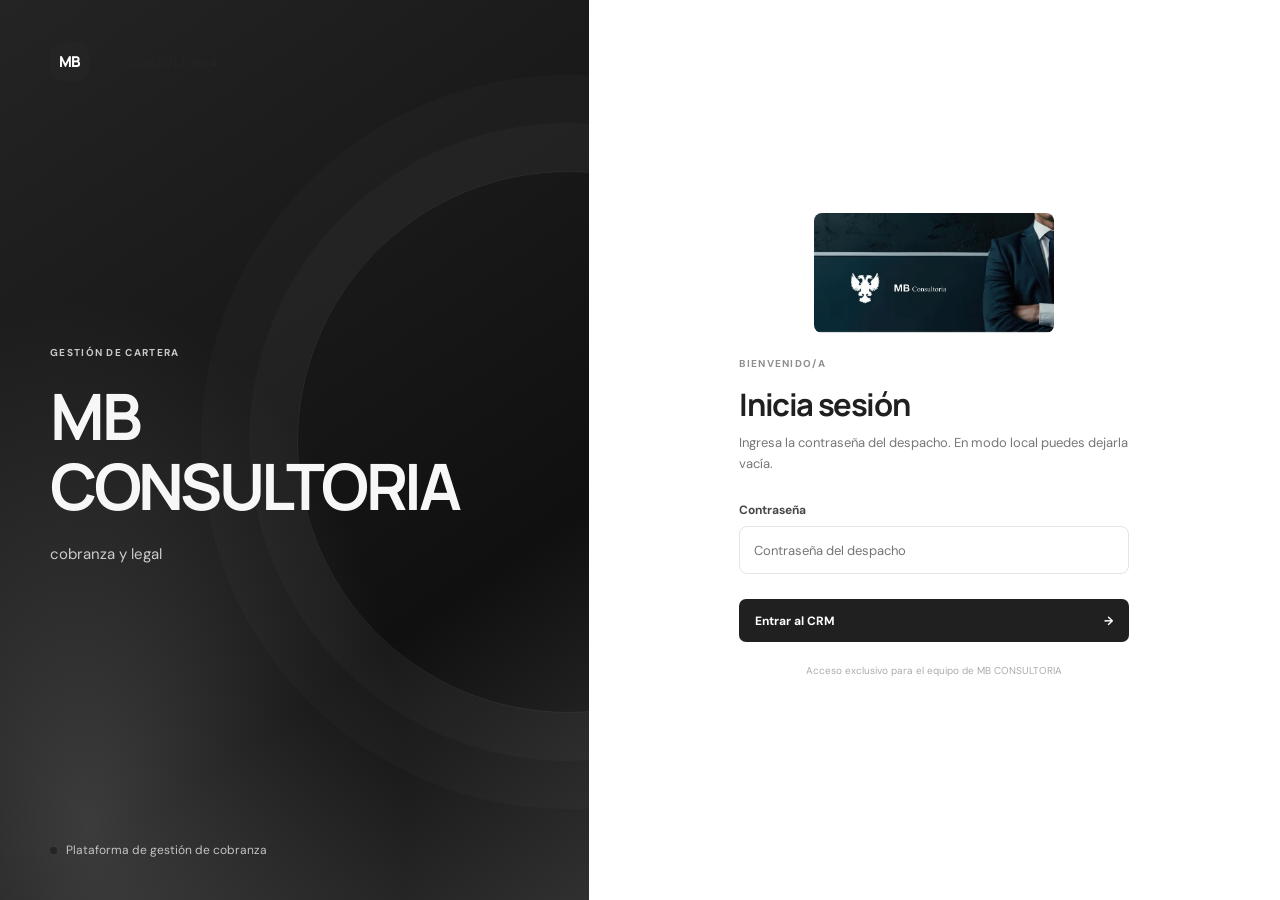
<file: frontend/index.html>
<!doctype html>
<html lang="es">
  <head>
    <meta charset="utf-8">
    <meta name="viewport" content="width=device-width, initial-scale=1">
    <meta name="theme-color" content="#f3f3f3">
    <title>
      MB CONSULTORIA | CRM de cobranza
    </title>
    <link rel="preconnect" href="https://fonts.googleapis.com">
    <link rel="preconnect" href="https://fonts.gstatic.com" crossorigin>
    <link href="https://fonts.googleapis.com/css2?family=DM+Sans:wght@400;500;600;700&family=Manrope:wght@400;500;600;700;800&display=swap" rel="stylesheet">
    <link rel="stylesheet" href="style.css">
  </head>
  <body>
    <main>
      <section id="login-screen" class="login-screen" aria-labelledby="login-title">
        <div class="login-brand">
          <a class="brand" href="#inicio" aria-label="MB Consultoria inicio">
            <span class="brand-mark">
              MB
            </span>
            <span class="brand-name">
              MB
              <b>
                CONSULTORIA
              </b>
            </span>
          </a>
          <div class="login-copy">
            <span class="eyebrow light">
              GESTIÓN DE CARTERA
            </span>
            <h1>
              MB CONSULTORIA
              <br>
            </h1>
            <p>
              cobranza y legal
            </p>
          </div>
          <div class="brand-foot">
            <span class="status-dot">
            </span>
            Plataforma de gestión de cobranza
          </div>
        </div>
        <div class="login-panel">
          <form id="login-form" class="login-card">
            <img
              class="login-logo"
              src="/adjuntos/mbconsultoria.jpeg"
              alt="MB Consultoria"
            >
            <div class="mobile-brand brand">
              <span class="brand-mark">
                MB
              </span>
              <span class="brand-name">
                MB
                <b>
                  CONSULTORIA
                </b>
              </span>
            </div>
            <span class="eyebrow">
              BIENVENIDO/A
            </span>
            <h2 id="login-title">
              Inicia sesión
            </h2>
            <p class="muted">
              Ingresa la contraseña del despacho. En modo local puedes dejarla vacía.
            </p>
            <label for="login-password">
              Contraseña
            </label>
            <input id="login-password" type="password" placeholder="Contraseña del despacho" autocomplete="current-password">
            <p id="login-status" class="login-status" role="status" aria-live="polite"></p>
            <button class="button button-primary login-button" type="submit">
              Entrar al CRM
              <span aria-hidden="true">
                →
              </span>
            </button>
            <p class="login-note">
              Acceso exclusivo para el equipo de MB CONSULTORIA
            </p>
          </form>
        </div>
      </section>
      <section id="inicio" class="workspace" aria-label="Vista previa del CRM" hidden>
        <aside class="sidebar">
          <div class="sidebar-heading">
            <a class="brand sidebar-brand" href="#inicio">
              <span class="brand-mark">
                MB
              </span>
              <span class="brand-name">
                MB
                <b>
                  CONSULTORIA
                </b>
              </span>
            </a>
            <button
              id="toggle-sidebar"
              class="sidebar-toggle"
              type="button"
              aria-label="Contraer menú lateral"
              aria-controls="sidebar-nav"
              aria-expanded="true"
            >
              <span aria-hidden="true">‹</span>
            </button>
          </div>
          <header class="topbar">
            <div class="breadcrumb">
              MB CONSULTORIA
              <span>
                /
              </span>
              <b id="breadcrumb-view">
                Inicio
              </b>
            </div>
            <div class="top-actions">
              <span class="session-duration" aria-live="off">
                Conectado <b id="session-duration">00:00:00</b>
              </span>
              <span class="today">
                Hoy
              </span>
              <button id="top-register-management" class="button button-primary top-register-management" type="button">
                Registrar llamada
              </button>
            </div>
          </header>
          <span class="nav-caption">
            MENÚ PRINCIPAL
          </span>
          <nav id="sidebar-nav" class="nav-menu" aria-label="Navegación principal">
            <button id="nav-home" class="nav-link active" type="button" data-view="home">
              <span class="nav-icon">
                ⌂
              </span>
              Inicio
            </button>
            <button id="nav-portfolio" class="nav-link" type="button" data-view="portfolio">
              <span class="nav-icon">
                ▤
              </span>
              Mi cartera
            </button>
            <button id="nav-gestion" class="nav-link" type="button" data-view="management">
              <span class="nav-icon">
                ☏
              </span>
              Registrar gestión
            </button>
            <button id="nav-load" class="nav-link" type="button" data-view="load">
              <span class="nav-icon">↻</span>
              Cargar gestiones
            </button>
            <button id="nav-upload" class="nav-link" type="button" data-view="upload">
              <span class="nav-icon">↑</span>
              Cargar cartera
            </button>
            <button id="nav-reports" class="nav-link" type="button" data-view="reports">
              <span class="nav-icon">▧</span>
              Reportes
            </button>
          </nav>
          <div class="sidebar-bottom">
            <div class="help-card">
              <span class="help-icon">
                ?
              </span>
              <strong>
                ¿Necesitas ayuda?
              </strong>
              <p>
                Contacta al administrador de tu despacho.
              </p>
            </div>
            <div class="user-mini">
              <span class="avatar">
                AP
              </span>
              <span>
                <b>
                  Agente de prueba
                </b>
                <small>
                  Gestora de cartera
                </small>
              </span>
              <span class="more">
                ···
              </span>
            </div>
            <button id="logout-button" class="logout-button" type="button">Cerrar sesión</button>
          </div>
        </aside>
        <div class="main-area">
          <div id="view-home" class="content crm-view">
            <section class="welcome-row">
              <div>
                <span class="eyebrow">
                  TU ESPACIO DE TRABAJO
                </span>
                <h1>
                  Hola, agente
                  <span class="wave">
                    ✳
                  </span>
                </h1>
                <p class="muted">
                  Aquí tienes el resumen de actividad de tu cartera.
                </p>
              </div>
              <div class="date-chip">
                <span>
                  ◷
                </span>
                Resumen de hoy
                <b>
                  <span id="today-date">Hoy</span>
                </b>
              </div>
            </section>
            <section class="metrics-grid" aria-label="Resumen de gestión">
              <article class="metric-card">
                <div class="metric-top">
                  <span>
                    Cuentas en cartera
                  </span>
                  <span class="metric-symbol">
                    ▤
                  </span>
                </div>
                <strong id="metric-accounts">
                  0
                </strong>
                <div class="metric-foot">
                  <span>BORDER CREDIT: <b id="metric-border-accounts">0</b></span>
                  <span>FINORE: <b id="metric-finore-accounts">0</b></span>
                  <span>GO CREDIT: <b id="metric-go-credit-accounts">0</b></span>
                </div>
              </article>
              <article class="metric-card">
                <div class="metric-top">
                  <span>Gestiones realizadas hoy</span>
                  <span class="metric-symbol blue">☏</span>
                </div>
                <strong id="metric-gestions-today">0</strong>
                <div class="metric-foot">
                  Actualizado con la fecha del día
                </div>
              </article>
              <article class="metric-card">
                <div class="metric-top">
                  <span>
                    Llamadas realizadas
                  </span>
                  <span class="metric-symbol blue">
                    ◉
                  </span>
                </div>
                <strong id="metric-calls-yesterday">
                  0
                </strong>
                <div class="metric-foot">
                  Ayer
                  <b class="dark">
                    · <span id="metric-calls-total">0</span> acumuladas
                  </b>
                </div>
              </article>
              <article class="metric-card">
                <div class="metric-top">
                  <span>
                    Cuentas promesadas
                  </span>
                  <span class="metric-symbol amber">
                    ↗
                  </span>
                </div>
                <strong id="metric-promises">
                  0
                </strong>
                <div class="metric-foot">
                  En seguimiento
                </div>
              </article>
              <article class="metric-card">
                <div class="metric-top">
                  <span>
                    Negativa de pago
                  </span>
                  <span class="metric-symbol red">
                    ↘
                  </span>
                </div>
                <strong id="metric-refusals">
                  0
                </strong>
                <div class="metric-foot">
                  Requieren atención
                </div>
              </article>
              <article class="metric-card">
                <div class="metric-top">
                  <span>
                    Con recado
                  </span>
                  <span class="metric-symbol violet">
                    ☏
                  </span>
                </div>
                <strong id="metric-messages">
                  0
                </strong>
                <div class="metric-foot">
                  Cuentas con último resultado pendiente:
                  <b id="metric-pending-followups">0</b>
                </div>
              </article>
              <article class="metric-card">
                <div class="metric-top">
                  <span>
                    Pagos reportados
                  </span>
                  <span class="metric-symbol green">
                    ✓
                  </span>
                </div>
                <strong id="metric-payments">
                  0
                </strong>
                <div class="metric-foot">
                  Reportados por clientes
                </div>
              </article>
            </section>
            <div class="dashboard-lists-grid">
              <section class="today-management-card promise-due-card" aria-labelledby="promises-due-title">
                <div class="today-management-heading">
                  <div>
                    <span class="eyebrow">PAGOS PROGRAMADOS</span>
                    <h2 id="promises-due-title">Promesas para hoy</h2>
                  </div>
                  <span id="promises-due-count" class="today-management-count">0 cuentas</span>
                </div>
                <p id="promises-due-status" class="management-status" role="status" aria-live="polite"></p>
                <div id="promises-due-list" class="promises-due-list"></div>
              </section>
              <section class="today-management-card" aria-labelledby="today-management-title">
                <div class="today-management-heading">
                  <div>
                    <span class="eyebrow">ACTIVIDAD DEL DÍA</span>
                    <h2 id="today-management-title">Gestiones de hoy</h2>
                  </div>
                  <time id="today-management-date"></time>
                </div>
                <p id="today-management-status" class="management-status" role="status" aria-live="polite"></p>
                <div id="today-management-list" class="today-management-list"></div>
              </section>
            </div>
            <footer class="page-footer">
              © 2026 MB CONSULTORIA
              <span>CRM de cobranza</span>
            </footer>
          </div>
          <div id="view-upload" class="content crm-view" hidden>
            <section id="importar-cartera" class="upload-card" aria-labelledby="upload-title">
              <div class="upload-heading">
                <span class="upload-icon" aria-hidden="true">↑</span>
                <div>
                  <span class="eyebrow">ACTUALIZA TU CARTERA</span>
                  <h2 id="upload-title">Cargar base de Excel</h2>
                  <p class="muted">Selecciona el archivo y la financiera. Las cuentas que ya existan se omitirán usando la clave de esa cartera.</p>
                </div>
              </div>
              <form id="upload-form" class="upload-form">
                <label class="upload-field" for="financial-select">
                  Financiera
                  <select id="financial-select" name="fk_financiera" required>
                    <option value="">Cargando financieras...</option>
                  </select>
                </label>
                <div class="file-field">
                  <label class="file-picker" for="archivo-cartera">
                    <span aria-hidden="true">＋</span>
                    <span>Seleccionar archivo</span>
                  </label>
                  <input id="archivo-cartera" class="file-input" name="file" type="file" accept=".xlsx,.xls,.xlsm,.csv" required>
                  <span id="file-name" class="file-name">Ningún archivo seleccionado</span>
                  <span class="file-types">Excel .XLSX, .XLS, .XLSM o CSV</span>
                </div>
                <button id="import-button" class="button button-primary" type="submit">Importar cartera</button>
              </form>
              <p id="import-status" class="upload-note" role="status" aria-live="polite">
                El archivo debe conservar las columnas y el orden del layout compartido.
              </p>
            </section>
          </div>
          <section id="view-reports" class="content crm-view" hidden>
            <section class="upload-card" aria-labelledby="reports-title">
              <span class="eyebrow">ANÁLISIS Y DESCARGAS</span>
              <h1 id="reports-title">Reporte de gestiones</h1>
              <p class="muted">Descarga un archivo Excel y, si quieres, filtra por fechas o resultado.</p>
              <form id="report-form" class="report-form">
                <label class="management-field" for="report-start-date">
                  Fecha inicial
                  <input id="report-start-date" type="date">
                </label>
                <label class="management-field" for="report-end-date">
                  Fecha final
                  <input id="report-end-date" type="date">
                </label>
                <label class="management-field" for="report-result">
                  Resultado
                  <select id="report-result">
                    <option value="">Todos</option>
                    <option value="01.-Sin gestion">01.-Sin gestion</option>
                    <option value="02.-Pago parcial">02.-Pago parcial</option>
                    <option value="03.-Cuenta regularizada">03.-Cuenta regularizada</option>
                    <option value="04.-Convenio Liquidacion">04.-Convenio Liquidacion</option>
                    <option value="05.-Promesa de Pago">05.-Promesa de Pago</option>
                    <option value="06.-Convenio roto">06.-Convenio roto</option>
                    <option value="07.-Promesa incumplida">07.-Promesa incumplida</option>
                    <option value="08.-Seguimiento">08.-Seguimiento</option>
                    <option value="09.-Mnje con fam">09.-Mnje con fam</option>
                    <option value="10.- Mnje trabajo">10.- Mnje trabajo</option>
                    <option value="11.-Mnje con ref">11.-Mnje con ref</option>
                    <option value="12.-Liquidacion">12.-Liquidacion</option>
                    <option value="13.-No contesta">13.-No contesta</option>
                    <option value="14.-Buzon">14.-Buzon</option>
                    <option value="15.-No lo conoce">15.-No lo conoce</option>
                    <option value="16.-Fuera de servicio">16.-Fuera de servicio</option>
                    <option value="17.-No enlaza">17.-No enlaza</option>
                    <option value="18.-Defuncion">18.-Defuncion</option>
                    <option value="19.-Cliente evasivo">19.-Cliente evasivo</option>
                    <option value="20.-Negativa">20.-Negativa</option>
                    <option value="21.-Aclaracion">21.-Aclaracion</option>
                    <option value="22.-Retiro x financiera">22.-Retiro x financiera</option>
                  </select>
                </label>
                <div class="report-actions">
                  <p id="report-status" class="management-status" role="status" aria-live="polite"></p>
                  <button id="download-report" class="button button-primary" type="submit">
                    Descargar Excel
                  </button>
                </div>
              </form>
            </section>
          </section>
          <section id="view-load" class="content crm-view" hidden>
            <section class="upload-card" aria-labelledby="management-upload-title">
              <div class="upload-heading">
                <span class="upload-icon" aria-hidden="true">↻</span>
                <div>
                  <span class="eyebrow">CARGA HISTÓRICA</span>
                  <h1 id="management-upload-title">Cargar gestiones</h1>
                  <p class="muted">Importa el historial de la pestaña «Gestiones» de los libros manuales de FINORE o BORDER CREDIT. Los resultados se normalizan al catálogo del CRM y las filas sin resultado se omiten.</p>
                </div>
              </div>
              <form id="management-upload-form" class="upload-form">
                <label class="upload-field" for="management-financial-select">
                  Financiera
                  <select id="management-financial-select" name="fk_financiera" required>
                    <option value="">Cargando financieras...</option>
                  </select>
                </label>
                <div class="file-field">
                  <label class="file-picker" for="archivo-gestiones">
                    <span aria-hidden="true">＋</span>
                    <span>Seleccionar archivo de gestiones</span>
                  </label>
                  <input id="archivo-gestiones" class="file-input" name="file" type="file" accept=".xlsx,.xls,.xlsm" required>
                  <span id="management-file-name" class="file-name">Ningún archivo seleccionado</span>
                  <span class="file-types">Excel .XLSX, .XLS o .XLSM</span>
                </div>
                <button id="management-import-button" class="button button-primary" type="submit">Importar gestiones</button>
              </form>
              <p id="management-import-status" class="upload-note" role="status" aria-live="polite">
                Se conserva el historial y se relacionan los créditos con la financiera seleccionada.
              </p>
            </section>
          </section>
          <div id="view-portfolio" class="content crm-view" hidden>
            <section id="cartera" class="portfolio-card">
              <div class="portfolio-heading">
                <div>
                  <span class="eyebrow">
                    VISTA GENERAL
                  </span>
                  <h2>
                    Mi cartera
                  </h2>
                  <p class="muted">
                    Cartera completa disponible mientras se habilita el inicio de sesión por agente.
                  </p>
                </div>
                <button id="refresh-portfolio" class="text-link" type="button">
                  Actualizar
                  <span>
                    →
                  </span>
                </button>
              </div>
              <div class="portfolio-summary">
                <div class="portfolio-count">
                  <span class="count-icon">
                    ▤
                  </span>
                  <div>
                    <strong id="portfolio-total">
                      0
                    </strong>
                    <span>
                      cuentas en cartera
                    </span>
                  </div>
                </div>
                <div class="portfolio-divider">
                </div>
                <div class="portfolio-stat">
                  <span>
                    Por gestionar
                  </span>
                  <b id="portfolio-pending">
                    0
                  </b>
                </div>
                <div class="portfolio-stat">
                  <span>
                    Con seguimiento
                  </span>
                  <b id="portfolio-managed">
                    0
                  </b>
                </div>
                <div class="portfolio-progress">
                  <div>
                    <span>
                      Avance de gestión
                    </span>
                    <b id="portfolio-progress-label">
                      0%
                    </b>
                  </div>
                  <div class="progress-track">
                    <span id="portfolio-progress-bar">
                    </span>
                  </div>
                </div>
              </div>
              <div class="portfolio-foot">
                <span>
                  <i class="status-dot">
                  </i>
                  <span id="dashboard-status">Consultando Supabase...</span>
                </span>
                <span>
                  Vista general de MB CONSULTORIA
                </span>
              </div>
              <div id="portfolio-list" class="portfolio-list" hidden>
                <p id="portfolio-status" class="portfolio-status" role="status" aria-live="polite"></p>
                <div class="table-scroll">
                  <table class="results-table">
                    <thead>
                      <tr>
                        <th>Cliente</th>
                        <th>No. de crédito</th>
                        <th>Teléfono</th>
                        <th>Financiera</th>
                        <th>Estatus</th>
                        <th>Acción</th>
                      </tr>
                    </thead>
                    <tbody id="portfolio-results"></tbody>
                  </table>
                </div>
                <button id="portfolio-load-more" class="button button-secondary load-more" type="button" hidden>Mostrar más cuentas</button>
              </div>
            </section>
          </div>
          <section id="view-gestion" class="content management-view" hidden>
            <div class="management-heading">
              <div>
                <span class="eyebrow">GESTIÓN TELEFÓNICA</span>
                <h1>Registrar llamada</h1>
                <p class="muted">Selecciona una cuenta y registra el resultado de la llamada.</p>
              </div>
              <button id="back-to-home" class="button button-secondary" type="button">Volver al inicio</button>
            </div>

            <section class="management-card" aria-labelledby="management-search-title">
              <h2 id="management-search-title">Buscar cuenta</h2>
              <form id="management-account-search" class="management-search-form">
                <label class="sr-only" for="management-search-input">Crédito, teléfono o nombre del cliente</label>
                <input id="management-search-input" type="search" placeholder="Crédito, teléfono, nombre o apellido" required>
                <button class="button button-primary" type="submit">Buscar</button>
              </form>
              <p id="management-search-status" class="management-status" role="status" aria-live="polite"></p>
              <div id="management-account-results" class="management-account-results"></div>
            </section>

            <section id="selected-account-panel" class="management-card" aria-labelledby="selected-account-title" hidden>
              <div class="selected-account-heading">
                <div>
                  <span class="eyebrow">CUENTA SELECCIONADA</span>
                  <h2 id="selected-account-title"></h2>
                  <p id="selected-account-details" class="muted"></p>
                </div>
                <button id="change-account" class="button button-secondary" type="button">Cambiar cuenta</button>
              </div>

              <div id="account-details" class="account-details" aria-live="polite"></div>

              <section class="reference-editor" aria-labelledby="collected-numbers-title">
                <div class="reference-editor-heading">
                  <div>
                    <span class="eyebrow">CONTACTOS</span>
                    <h3 id="collected-numbers-title">Números recolectados</h3>
                  </div>
                  <button id="toggle-collected-number-form" class="button button-secondary" type="button">
                    Agregar número
                  </button>
                </div>
                <div id="collected-numbers-list" class="collected-numbers-list" aria-live="polite">
                  Cargando números recolectados…
                </div>
                <form id="collected-number-form" class="reference-form" hidden>
                  <label class="management-field" for="collected-number-phone">
                    Teléfono
                    <input id="collected-number-phone" name="telefono" type="tel" maxlength="30" required>
                  </label>
                  <label class="management-field" for="collected-number-reference">
                    Referencia
                    <input id="collected-number-reference" name="referencia" maxlength="150" required>
                  </label>
                  <div class="management-submit-row">
                    <p id="collected-number-status" class="management-status" role="status" aria-live="polite"></p>
                    <button id="save-collected-number" class="button button-primary" type="submit">
                      Guardar número
                    </button>
                  </div>
                </form>
              </section>

              <form id="management-form" class="management-form">
                <input id="management-account-id" type="hidden" name="fk_cartera">
                <label class="management-field" for="person-contacted">
                  ¿A quién se llamó?
                  <select id="person-contacted" name="persona_contactada" required>
                    <option value="">Selecciona el contacto</option>
                    <option value="titular">Titular</option>
                    <option value="sin_contacto">No hubo contacto</option>
                  </select>
                </label>
                <label class="management-field" for="contact-status">
                  ¿Con quién se tuvo contacto?
                  <select id="contact-status" name="estatus_contacto" required>
                    <option value="">Selecciona el tipo de contacto</option>
                    <option value="titular">Titular</option>
                    <option value="tercero">Familiar o tercero</option>
                    <option value="sin_contacto">Sin contacto</option>
                  </select>
                </label>
                <label class="management-field" for="call-result">
                  Resultado de la llamada
                  <select id="call-result" name="codigo_resultado" required>
                    <option value="">Selecciona el resultado</option>
                    <option value="01.-Sin gestion">01.-Sin gestion</option>
                    <option value="02.-Pago parcial">02.-Pago parcial</option>
                    <option value="03.-Cuenta regularizada">03.-Cuenta regularizada</option>
                    <option value="04.-Convenio Liquidacion">04.-Convenio Liquidacion</option>
                    <option value="05.-Promesa de Pago">05.-Promesa de Pago</option>
                    <option value="06.-Convenio roto">06.-Convenio roto</option>
                    <option value="07.-Promesa incumplida">07.-Promesa incumplida</option>
                    <option value="08.-Seguimiento">08.-Seguimiento</option>
                    <option value="09.-Mnje con fam">09.-Mnje con fam</option>
                    <option value="10.- Mnje trabajo">10.- Mnje trabajo</option>
                    <option value="11.-Mnje con ref">11.-Mnje con ref</option>
                    <option value="12.-Liquidacion">12.-Liquidacion</option>
                    <option value="13.-No contesta">13.-No contesta</option>
                    <option value="14.-Buzon">14.-Buzon</option>
                    <option value="15.-No lo conoce">15.-No lo conoce</option>
                    <option value="16.-Fuera de servicio">16.-Fuera de servicio</option>
                    <option value="17.-No enlaza">17.-No enlaza</option>
                    <option value="18.-Defuncion">18.-Defuncion</option>
                    <option value="19.-Cliente evasivo">19.-Cliente evasivo</option>
                    <option value="20.-Negativa">20.-Negativa</option>
                    <option value="21.-Aclaracion">21.-Aclaracion</option>
                    <option value="22.-Retiro x financiera">22.-Retiro x financiera</option>
                  </select>
                </label>
                <div id="promise-fields" class="promise-fields" hidden>
                  <label class="management-field" for="promise-date">
                    Fecha de promesa
                    <input id="promise-date" name="fecha_promesa" type="date">
                  </label>
                  <label class="management-field" for="promise-amount">
                    Monto prometido
                    <input id="promise-amount" name="monto_promesa" type="number" min="0.01" step="0.01" placeholder="0.00">
                  </label>
                </div>
                <label class="management-field management-comment" for="management-comment">
                  Comentario de la llamada
                  <textarea id="management-comment" name="comentario" rows="4" maxlength="5000" placeholder="Anota lo que comentó el cliente y los siguientes pasos..."></textarea>
                </label>
                <div class="management-submit-row">
                  <p id="management-submit-status" class="management-status" role="status" aria-live="polite"></p>
                  <button id="save-management" class="button button-primary" type="submit">Guardar gestión</button>
                </div>
              </form>

              <div class="management-history">
                <div class="management-history-heading">
                  <h3>Historial de gestiones</h3>
                  <label for="management-result-filter">
                    Filtrar por resultado
                    <select id="management-result-filter">
                      <option value="">Todos</option>
                      <option value="01.-Sin gestion">01.-Sin gestion</option>
                      <option value="02.-Pago parcial">02.-Pago parcial</option>
                      <option value="03.-Cuenta regularizada">03.-Cuenta regularizada</option>
                      <option value="04.-Convenio Liquidacion">04.-Convenio Liquidacion</option>
                      <option value="05.-Promesa de Pago">05.-Promesa de Pago</option>
                      <option value="06.-Convenio roto">06.-Convenio roto</option>
                      <option value="07.-Promesa incumplida">07.-Promesa incumplida</option>
                      <option value="08.-Seguimiento">08.-Seguimiento</option>
                      <option value="09.-Mnje con fam">09.-Mnje con fam</option>
                      <option value="10.- Mnje trabajo">10.- Mnje trabajo</option>
                      <option value="11.-Mnje con ref">11.-Mnje con ref</option>
                      <option value="12.-Liquidacion">12.-Liquidacion</option>
                      <option value="13.-No contesta">13.-No contesta</option>
                      <option value="14.-Buzon">14.-Buzon</option>
                      <option value="15.-No lo conoce">15.-No lo conoce</option>
                      <option value="16.-Fuera de servicio">16.-Fuera de servicio</option>
                      <option value="17.-No enlaza">17.-No enlaza</option>
                      <option value="18.-Defuncion">18.-Defuncion</option>
                      <option value="19.-Cliente evasivo">19.-Cliente evasivo</option>
                      <option value="20.-Negativa">20.-Negativa</option>
                      <option value="21.-Aclaracion">21.-Aclaracion</option>
                      <option value="22.-Retiro x financiera">22.-Retiro x financiera</option>
                    </select>
                  </label>
                </div>
                <p id="management-history-status" class="management-status" role="status" aria-live="polite"></p>
                <article id="latest-management-summary" class="latest-management-summary" hidden>
                  <span class="eyebrow">ÚLTIMA GESTIÓN REGISTRADA</span>
                  <strong id="latest-management-result"></strong>
                  <time id="latest-management-date"></time>
                  <p id="latest-management-comment"></p>
                </article>
                <div id="management-history-list" class="management-history-list"></div>
              </div>
            </section>
          </section>
        </div>
      </section>
    </main>
    <script src="app.js" defer></script>
</body>
</html>
</file>
<file: frontend/style.css>
:root {
  font-family:"DM Sans",Arial,sans-serif;
  color:#292929;
  background:#F7F7F7;
  font-synthesis:none;
  text-rendering:optimizeLegibility;
  --ink:#292929;
  --muted:#919191;
  --line:#ECECEC;
  --green:#646464;
  --green-dark:#545454;
  --mint:#F1F1F1
}
* {
  box-sizing:border-box
}
body {
  margin:0;
  min-width:320px
}
a {
  color:inherit;
  text-decoration:none
}
button,input {
  font:inherit
}
.login-screen {
  min-height:100vh;
  display:grid;
  grid-template-columns:.92fr 1.08fr;
  background:#fff
}
.login-brand {
  position:relative;
  min-height:680px;
  padding:42px 8.5%;
  display:flex;
  flex-direction:column;
  color:#fff;
  background:radial-gradient(ellipse at 15% 92%,rgba(120, 120, 120,.48),transparent 45%),linear-gradient(145deg,#353535,#272727 70%,#272727);
  overflow:hidden
}
.login-brand:after {
  content:"";
  position:absolute;
  width:540px;
  height:540px;
  right:-250px;
  top:19%;
  border:1px solid rgba(255, 255, 255,.08);
  border-radius:50%;
  box-shadow:0 0 0 48px rgba(255, 255, 255,.025),0 0 0 96px rgba(255, 255, 255,.02);
  animation: login-orbit 18s ease-in-out infinite alternate
}
.login-brand .brand-mark {
  animation: brand-breathe 3.6s ease-in-out infinite
}
@keyframes login-orbit {
  from {
    transform:translateY(-12px) rotate(0deg)
  }
  to {
    transform:translateY(18px) rotate(14deg)
  }
}
@keyframes brand-breathe {
  0%,100% {
    transform:translateY(0);
    box-shadow:0 0 0 0 rgba(226, 226, 226,0)
  }
  50% {
    transform:translateY(-3px);
    box-shadow:0 0 0 8px rgba(226, 226, 226,.12)
  }
}
.brand {
  display:flex;
  align-items:center;
  gap:11px;
  width:max-content
}
.brand-mark {
  width:39px;
  height:39px;
  display:grid;
  place-items:center;
  background:#E2E2E2;
  border-radius:12px;
  color:#404040;
  font-family:Manrope,sans-serif;
  font-size:15px;
  font-weight:800;
  letter-spacing:-1px
}
.brand-name {
  font-family:Manrope,sans-serif;
  font-size:14px;
  letter-spacing:.035em
}
.brand-name b {
  font-size:11px;
  letter-spacing:.11em;
  margin-left:3px
}
.login-copy {
  position:relative;
  z-index:1;
  margin:auto 0;
  max-width:440px;
  padding:55px 0
}
.eyebrow {
  font-size:10px;
  font-weight:700;
  letter-spacing:.13em;
  color:#8E8E8E
}
.eyebrow.light {
  color:#C9C9C9
}
.login-copy h1 {
  font:700 clamp(43px,5vw,67px)/1.09 Manrope,sans-serif;
  letter-spacing:-.055em;
  margin:20px 0
}
.login-copy p {
  max-width:355px;
  color:#CCCCCC;
  font-size:15px;
  line-height:1.8
}
.brand-foot {
  position:relative;
  z-index:1;
  color:#C3C3C3;
  font-size:12px;
  display:flex;
  align-items:center;
  gap:9px
}
.status-dot {
  width:7px;
  height:7px;
  border-radius:50%;
  background:#AEAEAE;
  display:inline-block
}
.login-panel {
  display:grid;
  place-items:center;
  padding:50px 30px
}
.login-card {
  width:min(100%,390px)
}
.mobile-brand {
  display:none
}
.login-card h2 {
  font:700 31px Manrope,sans-serif;
  letter-spacing:-.045em;
  margin:11px 0 7px
}
.muted {
  color:var(--muted);
  font-size:13px;
  line-height:1.65;
  margin:0
}
.login-card>label {
  display:block;
  margin:28px 0 8px;
  font-size:12px;
  font-weight:700;
  color:#474747
}
.login-card>input {
  height:48px;
  width:100%;
  padding:0 14px;
  border:1px solid #E4E4E4;
  border-radius:8px;
  outline:0;
  color:var(--ink);
  font-size:13px
}
.login-card>input:focus,.search-form:focus-within {
  border-color:#959595;
  box-shadow:0 0 0 3px rgba(100, 100, 100,.09)
}
.login-options {
  display:flex;
  align-items:center;
  justify-content:space-between;
  margin:17px 0 25px;
  font-size:11px
}
.check-label {
  display:flex;
  align-items:center;
  gap:7px;
  color:#6A6A6A
}
.check-label input {
  accent-color:var(--green)
}
.login-options a,.text-link {
  color:var(--green);
  font-weight:700
}
.button {
  border:0;
  border-radius:7px;
  min-height:43px;
  padding:0 17px;
  cursor:pointer;
  font-size:12px;
  font-weight:700
}
.button-primary {
  color:#fff;
  background:var(--green)
}
.button-primary:hover {
  background:var(--green-dark)
}
.login-button {
  width:100%;
  display:flex;
  justify-content:space-between;
  align-items:center;
  padding:0 16px
}
.login-note {
  text-align:center;
  font-size:10px;
  color:#ABABAB;
  margin-top:22px
}
.login-status {
  min-height: 16px;
  margin: 9px 0 0;
  font-size: 11px;
}
.workspace {
  min-height:100vh;
  display:grid;
  grid-template-columns:minmax(0,1fr);
  grid-template-rows:auto minmax(0,1fr);
  background:#F8F8F8
}
.sidebar {
  min-width:0;
  background:#fff;
  border-bottom:1px solid #EFEFEF;
  padding:10px 24px;
  display:flex;
  align-items:center;
  gap:20px
}
.sidebar-brand {
  padding:0;
  flex:none
}
.sidebar-brand .brand-mark {
  width:34px;
  height:34px;
  border-radius:10px
}
.sidebar-brand .brand-name {
  font-size:12px
}
.sidebar-brand .brand-name b {
  font-size:9px
}
.nav-caption {
  display:none
}
.nav-menu {
  display:flex;
  align-items:center;
  gap:5px;
  min-width:0;
  flex:1;
  margin:0;
  overflow-x:auto
}
.nav-link {
  width:auto;
  height:38px;
  padding:0 12px;
  display:flex;
  align-items:center;
  gap:8px;
  border-radius:6px;
  color:#222;
  font-size:11px;
  font-weight:500;
  border:0;
  background:transparent;
  text-align:left;
  font-family:inherit;
  cursor:pointer
}
.nav-link.active {
  background:#171717;
  color:#fff;
  font-weight:700
}
.nav-icon {
  font-size:19px;
  width:20px;
  text-align:center
}
.sidebar-bottom {
  display:none
}
.help-card {
  margin:0 4px 16px;
  padding:14px;
  background:#F9F9F9;
  border:1px solid #F0F0F0;
  border-radius:9px
}
.help-icon {
  display:grid;
  place-items:center;
  width:22px;
  height:22px;
  background:#ECECEC;
  color:#656565;
  border-radius:50%;
  font-weight:700;
  font-size:12px;
  margin-bottom:10px
}
.help-card strong {
  font-size:11px
}
.help-card p {
  font-size:10px;
  line-height:1.5;
  color:var(--muted);
  margin:5px 0 0
}
.user-mini {
  border-top:1px solid #EFEFEF;
  padding:15px 3px 0;
  display:flex;
  gap:9px;
  align-items:center
}
.avatar {
  width:32px;
  height:32px;
  border-radius:50%;
  display:grid;
  place-items:center;
  background:#EEEEEE;
  color:#676767;
  font-size:10px;
  font-weight:700;
  flex:none
}
.user-mini b,.user-mini small {
  display:block
}
.user-mini b {
  font-size:10px
}
.user-mini small {
  font-size:9px;
  color:var(--muted);
  margin-top:3px
}
.more {
  margin-left:auto;
  color:#919191;
  letter-spacing:2px
}
.main-area {
  min-width:0
}
.topbar {
  height:62px;
  background:#fff;
  border-bottom:1px solid #EFEFEF;
  padding:0 38px;
  display:flex;
  align-items:center;
  justify-content:space-between
}
.breadcrumb {
  color:#A8A8A8;
  font-size:10px;
  font-weight:600;
  letter-spacing:.03em
}
.breadcrumb span {
  margin:0 8px;
  color:#CFCFCF
}
.breadcrumb b {
  color:#646464
}
.top-actions {
  display:flex;
  align-items:center;
  gap:17px
}
.session-duration {
  color:#797979;
  font-size:9px;
  white-space:nowrap
}
.session-duration b {
  margin-left:4px;
  color:#292929;
  font-variant-numeric:tabular-nums
}
.today {
  font-size:10px;
  color:#898989
}
.icon-button {
  position:relative;
  border:0;
  background:none;
  color:#7F7F7F;
  font-size:18px
}
.icon-button i {
  position:absolute;
  right:1px;
  top:3px;
  width:5px;
  height:5px;
  border-radius:50%;
  background:#939393
}
.avatar-small {
  width:29px;
  height:29px;
  font-size:9px
}
.content {
  max-width:1270px;
  margin:0 auto;
  padding:35px 38px 20px
}
.welcome-row {
  display:flex;
  align-items:flex-end;
  justify-content:space-between;
  margin-bottom:25px
}
.welcome-row h1 {
  font:700 27px Manrope,sans-serif;
  letter-spacing:-.05em;
  margin:7px 0 5px
}
.wave {
  font-size:18px;
  color:#AFAFAF
}
.date-chip {
  display:flex;
  align-items:center;
  gap:8px;
  border:1px solid #EAEAEA;
  background:#fff;
  border-radius:7px;
  padding:9px 11px;
  color:#8E8E8E;
  font-size:10px
}
.date-chip b {
  color:#3F3F3F;
  font-size:10px;
  margin-left:3px
}
.metrics-grid {
  display:grid;
  grid-template-columns:repeat(3,minmax(0,1fr));
  gap:12px
}
.metric-card {
  background:#fff;
  border:1px solid #EFEFEF;
  border-radius:9px;
  padding:16px 17px 13px;
  min-height:112px
}
.metric-top {
  display:flex;
  align-items:center;
  justify-content:space-between;
  color:#808080;
  font-size:10px
}
.metric-symbol {
  width:25px;
  height:25px;
  display:grid;
  place-items:center;
  border-radius:7px;
  background:#F1F1F1;
  color:#6E6E6E;
  font-size:14px
}
.metric-symbol.blue {
  background:#F1F1F1;
  color:#7C7C7C
}
.metric-symbol.amber {
  background:#F3F3F3;
  color:#959595
}
.metric-symbol.red {
  background:#EFEFEF;
  color:#868686
}
.metric-symbol.violet {
  background:#EFEFEF;
  color:#767676
}
.metric-symbol.green {
  background:#F1F1F1;
  color:#7F7F7F
}
.metric-card>strong {
  display:block;
  font:700 25px Manrope,sans-serif;
  letter-spacing:-.04em;
  margin-top:7px
}
.metric-foot {
  font-size:9px;
  color:#A2A2A2;
  margin-top:2px
}
.metric-foot span {
  display:block
}
.metric-foot .trend {
  color:#707070;
  font-weight:700
}
.metric-foot .dark {
  color:#707070;
  font-weight:600
}
.today-management-card {
  margin-top:18px;
  padding:18px;
  border:1px solid #ECECEC;
  border-radius:9px;
  background:#fff
}
.today-management-heading {
  display:flex;
  align-items:center;
  justify-content:space-between;
  gap:12px
}
.today-management-heading h2 {
  margin:4px 0 0;
  font:700 14px Manrope,sans-serif
}
.today-management-heading time {
  color:#939393;
  font-size:10px
}
.today-management-list {
  display:grid;
  grid-template-columns:repeat(2,minmax(0,1fr));
  gap:8px
}
.today-management-item {
  min-width:0;
  padding:11px;
  border:1px solid #EFEFEF;
  border-radius:7px;
  background:#FCFCFC
}
.today-management-item>div {
  display:flex;
  align-items:baseline;
  justify-content:space-between;
  gap:10px
}
.today-management-item strong {
  overflow:hidden;
  color:#3F3F3F;
  font-size:10px;
  text-overflow:ellipsis;
  white-space:nowrap
}
.today-management-item time {
  flex:none;
  color:#939393;
  font-size:9px
}
.today-management-item p {
  margin:6px 0 0;
  color:#7D7D7D;
  font-size:9px
}
.report-form {
  display:grid;
  grid-template-columns:repeat(3,minmax(0,1fr));
  gap:14px;
  margin-top:20px
}
.report-form select {
  min-height:40px;
  padding:9px 11px;
  border:1px solid #E5E5E5;
  border-radius:7px;
  background:#fff;
  color:#3F3F3F;
  font:400 12px "DM Sans",sans-serif
}
.report-actions {
  grid-column:1/-1;
  display:flex;
  align-items:center;
  justify-content:space-between;
  gap:12px
}
.report-actions .management-status {
  margin:0
}
.search-card {
  display:flex;
  align-items:center;
  justify-content:space-between;
  gap:22px;
  padding:17px 19px;
  margin-top:16px;
  background:#fff;
  border:1px solid #EFEFEF;
  border-radius:9px
}
.search-copy {
  display:flex;
  align-items:center;
  gap:12px
}
.search-icon {
  width:36px;
  height:36px;
  display:grid;
  place-items:center;
  background:#F2F2F2;
  border-radius:9px;
  color:#626262;
  font-size:23px
}
.search-copy h2,.portfolio-heading h2 {
  font:700 15px Manrope,sans-serif;
  margin:0 0 4px;
  letter-spacing:-.02em
}
.search-copy .muted {
  font-size:10px
}
.search-form {
  display:flex;
  align-items:center;
  gap:7px;
  width:min(53%,480px);
  height:39px;
  padding:3px 3px 3px 11px;
  border:1px solid #E8E8E8;
  border-radius:7px
}
.search-form>span {
  color:#9D9D9D;
  font-size:18px
}
.search-form input {
  flex:1;
  min-width:0;
  border:0;
  outline:0;
  font-size:10px;
  color:var(--ink)
}
.search-form input::placeholder {
  color:#ABABAB
}
.search-form .button {
  min-height:31px;
  padding:0 12px;
  font-size:10px
}
.search-status {
  flex-basis: 100%;
  min-height: 16px;
  color: #7D7D7D;
  font-size: 10px;
}
.table-scroll {
  flex-basis: 100%;
  overflow-x: auto;
}
.results-table {
  width: 100%;
  border-collapse: collapse;
  font-size: 10px;
  text-align: left;
}
.results-table th,
.results-table td {
  padding: 9px 10px;
  border-bottom: 1px solid #EFEFEF;
  white-space: nowrap;
}
.results-table th {
  color: #7D7D7D;
  font-weight: 600;
}
.results-table td {
  color: #414141;
}
.load-more {
  margin-top: 10px;
}
.portfolio-card {
  margin-top:16px;
  padding:18px 19px 0;
  background:#fff;
  border:1px solid #EFEFEF;
  border-radius:9px
}
.portfolio-heading {
  display:flex;
  align-items:center;
  justify-content:space-between
}
.portfolio-heading h2 {
  font-size:17px;
  margin:5px 0 4px
}
.portfolio-heading .muted {
  font-size:10px
}
.text-link {
  font-size:10px
}
.text-link.button,
button.text-link {
  border: 0;
  padding: 0;
  background: transparent;
  cursor: pointer;
}
.text-link span {
  margin-left:5px;
  font-size:14px
}
.portfolio-summary {
  display:flex;
  align-items:center;
  gap:27px;
  padding:18px 0
}
.portfolio-count {
  display:flex;
  align-items:center;
  gap:11px;
  min-width:190px
}
.count-icon {
  display:grid;
  place-items:center;
  width:39px;
  height:39px;
  border-radius:9px;
  background:#F2F2F2;
  color:#686868;
  font-size:19px
}
.portfolio-count strong {
  display:block;
  font:700 23px Manrope,sans-serif;
  line-height:1.1
}
.portfolio-count div>span {
  font-size:9px;
  color:#9B9B9B
}
.portfolio-divider {
  height:35px;
  width:1px;
  background:#EFEFEF
}
.portfolio-stat {
  display:grid;
  gap:6px;
  min-width:110px
}
.portfolio-stat span,.portfolio-progress span {
  color:#979797;
  font-size:9px
}
.portfolio-stat b {
  font:700 15px Manrope,sans-serif
}
.portfolio-progress {
  flex:1;
  max-width:230px;
  margin-left:auto
}
.portfolio-progress>div:first-child {
  display:flex;
  justify-content:space-between;
  margin-bottom:8px
}
.portfolio-progress b {
  font-size:10px;
  color:#575757
}
.progress-track {
  height:5px;
  background:#EFEFEF;
  border-radius:9px;
  overflow:hidden
}
.progress-track span {
  display:block;
  width:0;
  height:100%;
  background:#858585;
  border-radius:9px
}
.portfolio-foot {
  display:flex;
  justify-content:space-between;
  border-top:1px solid #EFEFEF;
  padding:11px 0;
  color:#A2A2A2;
  font-size:9px
}
.portfolio-foot>span:first-child {
  display:flex;
  align-items:center;
  gap:6px
}
.portfolio-foot .status-dot {
  width:6px;
  height:6px
}
.portfolio-status {
  margin: 0 0 8px;
  color: #7D7D7D;
  font-size: 10px;
}
.page-footer {
  display:flex;
  justify-content:space-between;
  margin-top:23px;
  color:#ABABAB;
  font-size:9px
}
.page-footer span {
  color:#B7B7B7
}
.sr-only {
  position:absolute;
  width:1px;
  height:1px;
  padding:0;
  margin:-1px;
  overflow:hidden;
  clip:rect(0,0,0,0);
  white-space:nowrap;
  border:0
}
@media(max-width:1050px) {
  .content {
    padding:29px 24px 18px
  }
  .topbar {
    padding:0 24px
  }
  .metrics-grid {
    grid-template-columns:repeat(2,minmax(0,1fr))
  }
  .search-card {
    align-items:flex-start;
    flex-direction:column
  }
  .search-form {
    width:100%
  }
  .portfolio-summary {
    gap:17px
  }
  .portfolio-count {
    min-width:155px
  }
}
@media(max-width:700px) {
  .login-screen {
    grid-template-columns:1fr
  }
  .login-brand {
    display:none
  }
  .login-panel {
    min-height:100vh;
    padding:25px
  }
  .mobile-brand {
    display:flex;
    margin-bottom:55px
  }
  .login-card h2 {
    font-size:28px
  }
  .workspace {
    grid-template-columns:1fr
  }
  .sidebar {
    display:flex;
    height:auto;
    position:static;
    padding:8px 10px;
    border-right:0;
    border-bottom:1px solid #EFEFEF
  }
  .sidebar-brand,
  .nav-caption,
  .sidebar-bottom {
    display:none
  }
  .nav-menu {
    display:flex;
    overflow-x:auto;
    gap:4px;
    width:100%;
    margin:0
  }
  .nav-link {
    flex:0 0 auto;
    width:auto;
    min-height:38px;
    height:38px;
    padding:0 10px;
    white-space:nowrap;
    font-size:10px
  }
  .nav-icon {
    margin:0;
    font-size:15px
  }
  .topbar {
    height:54px;
    padding:0 16px
  }
  .today {
    display:none
  }
  .content {
    padding:25px 16px 18px
  }
  .welcome-row {
    align-items:flex-start;
    gap:12px;
    flex-direction:column
  }
  .welcome-row h1 {
    font-size:24px
  }
  .date-chip {
    font-size:9px
  }
  .metrics-grid {
    gap:9px
  }
  .metric-card {
    padding:13px;
    min-height:103px
  }
  .metric-top {
    font-size:9px
  }
  .metric-card>strong {
    font-size:23px
  }
  .metric-foot {
    font-size:8px
  }
  .search-card {
    padding:15px
  }
  .search-copy .muted {
    max-width:240px
  }
  .search-form {
    height:42px
  }
  .portfolio-card {
    padding:16px 14px 0
  }
  .portfolio-summary {
    display:grid;
    grid-template-columns:1fr 1fr;
    gap:16px
  }
  .portfolio-count {
    min-width:0
  }
  .portfolio-divider {
    display:none
  }
  .portfolio-progress {
    grid-column:1/-1;
    max-width:none;
    margin:0
  }
  .portfolio-stat {
    min-width:0
  }
  .portfolio-foot {
    font-size:8px
  }
  .page-footer {
    font-size:8px
  }
}
@media(max-width:380px) {
  .login-options {
    font-size:10px
  }
  .metric-card {
    padding:11px
  }
  .metric-top {
    font-size:8px
  }
  .metric-symbol {
    width:22px;
    height:22px
  }
  .search-form {
    gap:4px;
    padding-left:7px
  }
  .search-form input {
    font-size:9px
  }
  .search-form .button {
    padding:0 8px;
    font-size:9px
  }
}

.upload-card {
  display: flex;
  align-items: center;
  justify-content: space-between;
  flex-wrap: wrap;
  gap: 15px 22px;
  margin-top: 16px;
  padding: 17px 19px 13px;
  background: #fff;
  border: 1px solid #EFEFEF;
  border-radius: 9px;
}
.upload-heading {
  display: flex;
  align-items: center;
  gap: 12px;
}
.upload-heading h2 {
  margin: 5px 0 4px;
  font: 700 15px Manrope, sans-serif;
  letter-spacing: -.02em;
}
.upload-heading .muted {
  font-size: 10px;
}
.upload-icon {
  display: grid;
  place-items: center;
  width: 36px;
  height: 36px;
  border-radius: 9px;
  background: #F2F2F2;
  color: #626262;
  font-size: 22px;
}
.upload-form {
  display: flex;
  align-items: center;
  flex-wrap: wrap;
  gap: 9px;
}
.file-picker {
  display: inline-flex;
  align-items: center;
  gap: 7px;
  min-height: 38px;
  padding: 0 12px;
  border: 1px solid #E5E5E5;
  border-radius: 7px;
  color: #646464;
  font-size: 10px;
  font-weight: 700;
  cursor: pointer;
}
.file-picker:hover {
  background: #F9F9F9;
  border-color: #C6C6C6;
}
.file-picker span:first-child {
  font-size: 16px;
}
.file-input {
  position: absolute;
  width: 1px;
  height: 1px;
  overflow: hidden;
  clip: rect(0, 0, 0, 0);
  white-space: nowrap;
  clip-path: inset(50%);
}
.file-input:focus-visible + .file-types {
  outline: 2px solid #959595;
  outline-offset: 3px;
}
.file-types {
  color: #A2A2A2;
  font-size: 9px;
}
.upload-form .button {
  min-height: 38px;
  padding: 0 14px;
  font-size: 10px;
}
.upload-note {
  flex-basis: 100%;
  margin: -5px 0 0 48px;
  color: #A2A2A2;
  font-size: 9px;
}
.upload-note span {
  margin-right: 4px;
  color: #919191;
}


.upload-form {
  display: grid;
  flex-basis: 100%;
  grid-template-columns: repeat(2, minmax(0, 1fr));
  align-items: end;
  gap: 12px;
}
.upload-field {
  display: grid;
  gap: 6px;
  color: #6D6D6D;
  font-size: 10px;
  font-weight: 700;
}
.upload-field select {
  width: 100%;
  height: 38px;
  padding: 0 10px;
  border: 1px solid #E7E7E7;
  border-radius: 7px;
  background: #fff;
  color: #474747;
  font-size: 11px;
}
.file-field {
  display: flex;
  min-width: 0;
  align-items: center;
  flex-wrap: wrap;
  gap: 8px;
}
.file-name {
  overflow: hidden;
  max-width: 190px;
  color: #5F5F5F;
  font-size: 10px;
  text-overflow: ellipsis;
  white-space: nowrap;
}
.upload-form .button {
  justify-self: end;
  min-width: 145px;
}
.upload-form .button:disabled {
  cursor: wait;
  opacity: .7;
}
.upload-note {
  margin: 0;
  transition: color .2s ease;
}
.upload-error {
  color: #646464;
}
.upload-success {
  color: #676767;
}
@media(max-width:700px) {
  .upload-form {
    grid-template-columns: 1fr;
  }
  .upload-form .button {
    justify-self: stretch;
  }
  .file-field {
    align-items: flex-start;
    flex-direction: column;
  }
}
.file-input:focus-visible + .file-name {
  outline: 2px solid #959595;
  outline-offset: 3px;
}

.login-screen[hidden],
.workspace[hidden],
.crm-view[hidden],
.management-view[hidden],
.promise-fields[hidden] {
  display: none;
}
.top-register-management,
.top-logout-button {
  display:inline-flex;
  align-items:center;
  min-height:32px;
  padding:0 11px;
  font-size:10px
}
.management-heading,
.selected-account-heading,
.history-item-heading {
  display: flex;
  align-items: center;
  justify-content: space-between;
  gap: 18px;
}
.management-heading {
  margin-bottom: 20px;
}
.management-heading h1 {
  margin: 6px 0;
  font: 700 25px Manrope, sans-serif;
  letter-spacing: -.04em;
}
.management-card {
  margin-bottom: 16px;
  padding: 20px;
  background: #fff;
  border: 1px solid #EFEFEF;
  border-radius: 9px;
}
.management-card h2 {
  margin: 0 0 13px;
  font: 700 15px Manrope, sans-serif;
}
.account-details {
  display: grid;
  grid-template-columns: repeat(2, minmax(0, 1fr));
  gap: 10px;
  margin: 0 0 22px;
}
.account-detail-group {
  min-width: 0;
  padding: 14px;
  border: 1px solid #EEEEEE;
  border-radius: 8px;
  background: #FCFCFC;
}
.account-detail-group h3 {
  margin: 0 0 10px;
  color: #646464;
  font: 700 12px Manrope, sans-serif;
}
.account-detail-group dl {
  display: grid;
  grid-template-columns: repeat(2, minmax(0, 1fr));
  gap: 10px 12px;
  margin: 0;
}
.account-detail-group dl>div {
  min-width: 0;
}
.account-detail-group dt {
  margin-bottom: 3px;
  color: #939393;
  font-size: 9px;
}
.account-detail-group dd {
  margin: 0;
  color: #3F3F3F;
  font-size: 10px;
  font-weight: 600;
  overflow-wrap: anywhere;
  white-space: pre-wrap;
}
.account-detail-note {
  margin: -4px 0 9px;
  color: #939393;
  font-size: 9px;
}
.management-search-form {
  display: flex;
  gap: 9px;
}
.management-search-form input,
.management-field input,
.management-field select,
.management-field textarea {
  width: 100%;
  min-height: 40px;
  padding: 9px 11px;
  border: 1px solid #E5E5E5;
  border-radius: 7px;
  background: #fff;
  color: #3F3F3F;
  font: 400 12px "DM Sans", sans-serif;
}
.management-search-form input {
  flex: 1;
  min-width: 0;
}
.button-secondary {
  color: #5A5A5A;
  background: #F2F2F2;
}
.button-secondary:hover {
  background: #EAEAEA;
}
.management-status {
  min-height: 16px;
  margin: 9px 0;
  color: #7D7D7D;
  font-size: 10px;
}
.management-account-results {
  display: grid;
  grid-template-columns: repeat(2, minmax(0, 1fr));
  gap: 8px;
}
.account-choice {
  display: grid;
  gap: 5px;
  padding: 11px 12px;
  border: 1px solid #EBEBEB;
  border-radius: 7px;
  background: #fff;
  color: #3F3F3F;
  text-align: left;
  cursor: pointer;
}
.account-choice:hover {
  border-color: #AEAEAE;
  background: #FAFAFA;
}
.account-choice strong {
  font-size: 11px;
}
.account-choice span {
  color: #7D7D7D;
  font-size: 10px;
}
.selected-account-heading {
  margin-bottom: 18px;
}
.selected-account-heading h2 {
  margin: 5px 0;
  font-size: 18px;
}
.management-form {
  display: grid;
  grid-template-columns: repeat(2, minmax(0, 1fr));
  gap: 14px;
}
.reference-editor {
  margin: 0 0 22px;
  padding: 14px;
  border: 1px solid #EEEEEE;
  border-radius: 8px;
  background: #FCFCFC;
}
.reference-editor-heading,
.management-history-heading {
  display: flex;
  align-items: center;
  justify-content: space-between;
  gap: 12px;
}
.reference-editor-heading h3 {
  margin: 4px 0 0;
  color: #3F3F3F;
  font: 700 12px Manrope, sans-serif;
}
.reference-form {
  display: grid;
  grid-template-columns: repeat(2, minmax(0, 1fr));
  gap: 12px;
  margin-top: 14px;
}
.reference-form[hidden] {
  display: none;
}
.collected-numbers-list {
  margin-top: 12px;
}
.collected-number-list {
  display: grid;
  gap: 8px;
  margin: 0;
  padding: 0;
  list-style: none;
}
.collected-number-list li {
  display: flex;
  justify-content: space-between;
  gap: 12px;
  padding: 9px 11px;
  border: 1px solid #EEEEEE;
  border-radius: 7px;
  background: #fff;
  color: #777;
  font-size: 11px;
}
.collected-number-list strong {
  color: #3F3F3F;
  font-weight: 600;
}
.management-history-heading label {
  display: flex;
  align-items: center;
  gap: 8px;
  color: #7D7D7D;
  font-size: 10px;
}
.management-history-heading select {
  min-height: 34px;
  padding: 6px 9px;
  border: 1px solid #E5E5E5;
  border-radius: 7px;
  background: #fff;
  color: #3F3F3F;
  font: 400 10px "DM Sans", sans-serif;
}
.management-field {
  display: grid;
  align-content: start;
  gap: 6px;
  color: #6D6D6D;
  font-size: 10px;
  font-weight: 700;
}
.management-field textarea {
  resize: vertical;
}
.management-comment,
.promise-fields,
.management-submit-row {
  grid-column: 1 / -1;
}
.promise-fields {
  display: grid;
  grid-template-columns: repeat(2, minmax(0, 1fr));
  gap: 14px;
}
.management-submit-row {
  display: flex;
  align-items: center;
  justify-content: space-between;
  gap: 12px;
}
.management-submit-row .management-status {
  margin: 0;
}
.management-history {
  margin: 0 0 22px;
  padding: 0 0 18px;
  border-bottom: 1px solid #EFEFEF;
}
.management-history h3 {
  margin: 0;
  font: 700 13px Manrope, sans-serif;
}
.latest-management-summary {
  display: grid;
  gap: 5px;
  margin: 12px 0;
  padding: 13px;
  border: 1px solid #DEDEDE;
  border-radius: 8px;
  background: #F7F7F7;
}
.latest-management-summary[hidden] {
  display: none;
}
.latest-management-summary .eyebrow {
  color: #858585;
  font-size: 8px;
}
.latest-management-summary strong {
  color: #646464;
  font-size: 12px;
}
.latest-management-summary time {
  color: #939393;
  font-size: 9px;
}
.latest-management-summary p {
  margin: 2px 0 0;
  color: #5F5F5F;
  font-size: 10px;
  line-height: 1.5;
  white-space: pre-wrap;
}
.management-history-list {
  display: grid;
  gap: 8px;
}
.history-item {
  padding: 12px;
  border: 1px solid #EFEFEF;
  border-radius: 7px;
  background: #FCFCFC;
}
.history-item.outcome-successful {
  border-color: #D4D4D4;
  background: #F7F7F7;
}
.history-item.outcome-unanswered {
  border-color: #D1D1D1;
  background: #F7F7F7;
}
.history-item.outcome-contacted {
  border-color: #DDDDDD;
  background: #FAFAFA;
}
.history-item.outcome-successful .history-item-heading strong {
  color:#646464
}
.history-item.outcome-unanswered .history-item-heading strong {
  color:#646464
}
.history-item.outcome-contacted .history-item-heading strong {
  color:#757575
}
.history-contact-person {
  display: block;
  margin-top: 6px;
}
.history-item-heading {
  align-items: baseline;
}
.history-item-heading strong {
  color: #646464;
  font-size: 11px;
  text-transform: capitalize;
}
.history-item-heading time,
.history-item small {
  color: #939393;
  font-size: 9px;
}
.history-item p {
  margin: 7px 0 4px;
  color: #5F5F5F;
  font-size: 11px;
  line-height: 1.5;
  white-space: pre-wrap;
}
.table-action {
  min-height: 30px;
  padding: 0 9px;
  font-size: 9px;
  white-space: nowrap;
}
@media(max-width:700px) {
  .session-duration {
    display:none
  }
  .today-management-list,
  .report-form {
    grid-template-columns:1fr
  }
  .report-actions {
    grid-column:auto;
    align-items:stretch;
    flex-direction:column
  }
  .top-register-management {
    display: inline-flex;
    align-items: center;
    min-height: 31px;
    padding: 0 9px;
    font-size: 9px;
  }
  .top-logout-button {
    display: inline-flex;
    min-height: 31px;
    padding: 0 9px;
    font-size: 9px;
  }
  .management-heading,
  .selected-account-heading {
    align-items: flex-start;
    flex-direction: column;
  }
  .management-heading h1 {
    font-size: 22px;
  }
  .management-card {
    padding: 15px;
  }
  .account-details {
    grid-template-columns: 1fr;
  }
  .account-detail-group dl {
    grid-template-columns: repeat(2, minmax(0, 1fr));
  }
  .management-account-results,
  .management-form,
  .reference-form,
  .promise-fields {
    grid-template-columns: 1fr;
  }
  .management-comment,
  .promise-fields,
  .management-submit-row {
    grid-column: auto;
  }
  .management-submit-row {
    align-items: stretch;
    flex-direction: column;
  }
}

/* Paleta monocromática: negro, grises claros y blanco. */
:root {
  color-scheme: light;
  color: #202020;
  background: #F3F3F3;
  --ink: #202020;
  --muted: #777777;
  --line: #DEDEDE;
  --green: #202020;
  --green-dark: #111111;
  --mint: #EDEDED;
}

.login-brand {
  color: #F7F7F7;
  background: radial-gradient(ellipse at 15% 92%, rgba(130, 130, 130, .38), transparent 45%), linear-gradient(145deg, #242424, #101010 70%, #303030);
}

.login-brand:after {
  border-color: rgba(255, 255, 255, .08);
  box-shadow: 0 0 0 48px rgba(255, 255, 255, .025), 0 0 0 96px rgba(255, 255, 255, .02);
}

.brand-mark,
.status-dot,
.metric-symbol,
.count-icon,
.upload-icon,
.button-primary,
.button-primary:hover,
.button-secondary,
.button-secondary:hover,
.progress-track span,
.nav-link.active,
.account-detail-group h3,
.latest-management-summary,
.history-item.outcome-successful,
.history-item.outcome-unanswered,
.history-item.outcome-contacted {
  color: #FFFFFF;
  background-color: #242424;
  border-color: #242424;
}

.metric-symbol.blue,
.metric-symbol.amber,
.metric-symbol.red,
.metric-symbol.violet,
.metric-symbol.green,
.upload-icon,
.count-icon,
.button-secondary,
.button-secondary:hover,
.latest-management-summary,
.history-item.outcome-successful,
.history-item.outcome-unanswered,
.history-item.outcome-contacted,
.account-detail-group,
.reference-editor,
.account-choice:hover {
  color: #202020;
  background: #EDEDED;
  border-color: #D4D4D4;
}

body,
.login-screen,
.login-panel,
.sidebar,
.topbar,
.main-area,
.metric-card,
.portfolio-card,
.management-card,
.upload-card,
.today-management-card,
.search-card,
.results-table,
.history-item,
.account-choice,
input,
select,
textarea {
  color: #202020;
  background-color: #FFFFFF;
  border-color: #DEDEDE;
}

.workspace,
.content,
.account-detail-group,
.reference-editor,
.history-item,
.today-management-item,
.progress-track {
  background-color: #F3F3F3;
}

button,
a,
.nav-link,
.metric-card,
.today-management-item,
.history-item,
.account-choice,
.file-picker,
.upload-icon,
.text-link,
.history-item-heading strong,
.history-item.outcome-successful .history-item-heading strong,
.history-item.outcome-unanswered .history-item-heading strong,
.history-item.outcome-contacted .history-item-heading strong,
.account-detail-group h3,
.upload-note,
.upload-note span,
.upload-error,
.upload-success {
  color: #242424;
}

button,
input,
select,
textarea,
.metric-card,
.today-management-card,
.today-management-item,
.management-card,
.portfolio-card,
.upload-card,
.account-detail-group,
.reference-editor,
.history-item,
.latest-management-summary,
.file-picker,
.nav-link,
.sidebar,
.topbar,
.progress-track,
.results-table th,
.results-table td {
  border-color: #DEDEDE;
}

.today-management-count {
  display: inline-flex;
  align-items: center;
  padding: 4px 8px;
  border: 1px solid #D2D2D2;
  border-radius: 999px;
  color: #333333;
  background: #E9E9E9;
  font-size: 10px;
  font-weight: 700;
  white-space: nowrap;
}
.button-primary,
.button-primary:hover,
.nav-link.active {
  color: #ffffff;
  background: #202020;
}


/* Logo del despacho en el formulario de inicio de sesión. */
.login-logo {
  display: block;
  width: min(240px, 100%);
  height: 120px;
  margin: 0 auto 18px;
  border-radius: 8px;
  background: #000000;
  object-fit: cover;
  object-position: center;
}

.sidebar-heading {
  display: flex;
  width: 100%;
  align-items: center;
  justify-content: space-between;
  gap: 8px;
}

.sidebar-toggle {
  display: grid;
  flex: none;
  place-items: center;
  width: 34px;
  height: 34px;
  padding: 0;
  border: 1px solid #DEDEDE;
  border-radius: 7px;
  color: #444444;
  background: #FFFFFF;
  font: 600 20px "DM Sans", sans-serif;
  cursor: pointer;
}

.sidebar-toggle:hover {
  background: #F3F3F3;
}

.sidebar-toggle:focus-visible {
  outline: 2px solid #777777;
  outline-offset: 2px;
}

.workspace {
  grid-template-columns: minmax(210px, 245px) minmax(0, 1fr);
  grid-template-rows: minmax(0, 1fr);
}

.workspace.sidebar-collapsed {
  grid-template-columns: 72px minmax(0, 1fr);
}

.sidebar-collapsed .sidebar {
  padding-right: 10px;
  padding-left: 10px;
}

.sidebar-collapsed .sidebar-heading {
  flex-direction: column-reverse;
}

.sidebar-collapsed .sidebar-brand {
  justify-content: center;
  padding-right: 0;
  padding-left: 0;
}

.sidebar-collapsed .sidebar-brand .brand-name,
.sidebar-collapsed .nav-caption,
.sidebar-collapsed .sidebar-bottom {
  display: none;
}

.sidebar-collapsed .nav-link {
  justify-content: center;
  gap: 0;
  padding: 0;
  font-size: 0;
}

.sidebar-collapsed .nav-icon {
  flex: none;
}

.sidebar-collapsed .sidebar-toggle {
  align-self: center;
}

.account-detail-group h3 {
  padding: 0;
  border: 0;
  color: #3F3F3F;
  background: transparent;
}

.sidebar {
  position: sticky;
  top: 0;
  height: 100vh;
  min-height: 100vh;
  flex-direction: column;
  align-items: stretch;
  gap: 0;
  padding: 22px 15px 16px;
  border-right: 1px solid #DEDEDE;
  border-bottom: 0;
  overflow-y: auto;
}

.sidebar-brand {
  padding: 0 7px 16px;
}

.topbar {
  height: auto;
  flex-direction: column;
  align-items: stretch;
  gap: 12px;
  padding: 15px 7px 19px;
  border: 0;
  background: transparent;
}

.breadcrumb {
  color: #777777;
}

.top-actions {
  align-items: stretch;
  flex-direction: column;
  gap: 9px;
}

.session-duration {
  white-space: normal;
}

.today {
  display: none;
}

.top-register-management {
  justify-content: center;
  width: 100%;
}

.nav-caption {
  display: block;
  margin: 0 8px 9px;
  color: #888888;
  font-size: 9px;
  font-weight: 700;
  letter-spacing: .12em;
}

.nav-menu {
  align-items: stretch;
  flex: 0 0 auto;
  flex-direction: column;
  gap: 4px;
  overflow: visible;
}

.nav-link {
  width: 100%;
  height: 40px;
  padding: 0 10px;
}

.sidebar-bottom {
  display: block;
  margin-top: auto;
  padding-top: 20px;
}

.help-card {
  margin-bottom: 13px;
}

.main-area {
  height: 100vh;
  overflow-y: auto;
}

.dashboard-lists-grid {
  display: grid;
  grid-template-columns: repeat(2, minmax(0, 1fr));
  align-items: start;
  gap: 14px;
}

.dashboard-lists-grid .today-management-card {
  min-width: 0;
  margin-top: 18px;
}

.dashboard-lists-grid .today-management-list {
  grid-template-columns: 1fr;
}

.promises-due-list {
  display: grid;
  gap: 8px;
}

.promise-due-item {
  min-width: 0;
  padding: 12px;
  border: 1px solid #DEDEDE;
  border-radius: 7px;
  background: #F8F8F8;
}

.promise-due-heading {
  display: flex;
  align-items: flex-start;
  justify-content: space-between;
  gap: 10px;
}

.promise-due-heading strong {
  min-width: 0;
  overflow-wrap: anywhere;
  font-size: 11px;
}

.promise-due-amount {
  flex: none;
  font-size: 11px;
  font-weight: 700;
  white-space: nowrap;
}

.promise-due-item p {
  margin: 6px 0 10px;
  color: #777777;
  font-size: 10px;
}

.promise-select-button {
  width: 100%;
  min-height: 34px;
  font-size: 10px;
}

@media(max-width:1050px) {
  .dashboard-lists-grid {
    grid-template-columns: 1fr;
  }
}

@media(max-width:700px) {
  .workspace {
    grid-template-columns: minmax(0, 1fr);
    grid-template-rows: auto minmax(0, 1fr);
  }

  .sidebar {
    position: static;
    height: auto;
    min-height: 0;
    gap: 7px;
    padding: 9px 10px 0;
    border-right: 0;
    border-bottom: 1px solid #DEDEDE;
    overflow: visible;
  }

  .sidebar-brand {
    display: flex;
    padding: 0 3px 4px;
  }

  .topbar {
    flex-direction: row;
    align-items: center;
    padding: 0 3px 8px;
  }

  .breadcrumb {
    display: none;
  }

  .top-actions {
    align-items: center;
    flex-direction: row;
    justify-content: space-between;
  }

  .top-register-management {
    width: auto;
  }

  .nav-caption,
  .sidebar-bottom {
    display: none;
  }

  .nav-menu {
    flex-direction: row;
    gap: 4px;
    width: 100%;
    margin: 0;
    overflow-x: auto;
  }

  .nav-link {
    flex: 0 0 auto;
    width: auto;
    min-height: 38px;
    height: 38px;
    padding: 0 10px;
    white-space: nowrap;
  }

  .main-area {
    height: auto;
    min-height: calc(100vh - 130px);
    overflow: visible;
  }

  .dashboard-lists-grid {
    grid-template-columns: 1fr;
  }

  .workspace.sidebar-collapsed {
    grid-template-columns: minmax(0, 1fr);
  }

  .sidebar-collapsed .sidebar {
    flex-direction: row;
    justify-content: space-between;
    padding: 9px 10px 0;
  }

  .sidebar-collapsed .sidebar-heading {
    flex-direction: row;
  }

  .sidebar-collapsed .sidebar-brand {
    justify-content: flex-start;
  }

  .sidebar-collapsed .sidebar-menu,
  .sidebar-collapsed .nav-menu {
    display: none;
  }
}

.logout-button {
  display: block;
  width: 100%;
  min-height: 36px;
  margin-top: 12px;
  padding: 0 10px;
  border: 1px solid #DEDEDE;
  border-radius: 7px;
  background: #FFFFFF;
  color: #555555;
  font: 600 11px "DM Sans", sans-serif;
  text-align: right;
  cursor: pointer;
  transition: background-color .15s ease, border-color .15s ease, color .15s ease;
}

.logout-button:hover {
  border-color: #BFBFBF;
  background: #F3F3F3;
  color: #202020;
}

.logout-button:focus-visible {
  outline: 2px solid #777777;
  outline-offset: 2px;
}

@media(max-width:700px) {
  .sidebar-bottom {
    display: flex;
    justify-content: flex-end;
    width: 100%;
    margin-top: 0;
    padding: 0 0 8px;
  }

  .sidebar-bottom .help-card,
  .sidebar-bottom .user-mini {
    display: none;
  }

  .logout-button {
    width: auto;
    min-width: 128px;
    margin-top: 0;
  }
}
</file>
